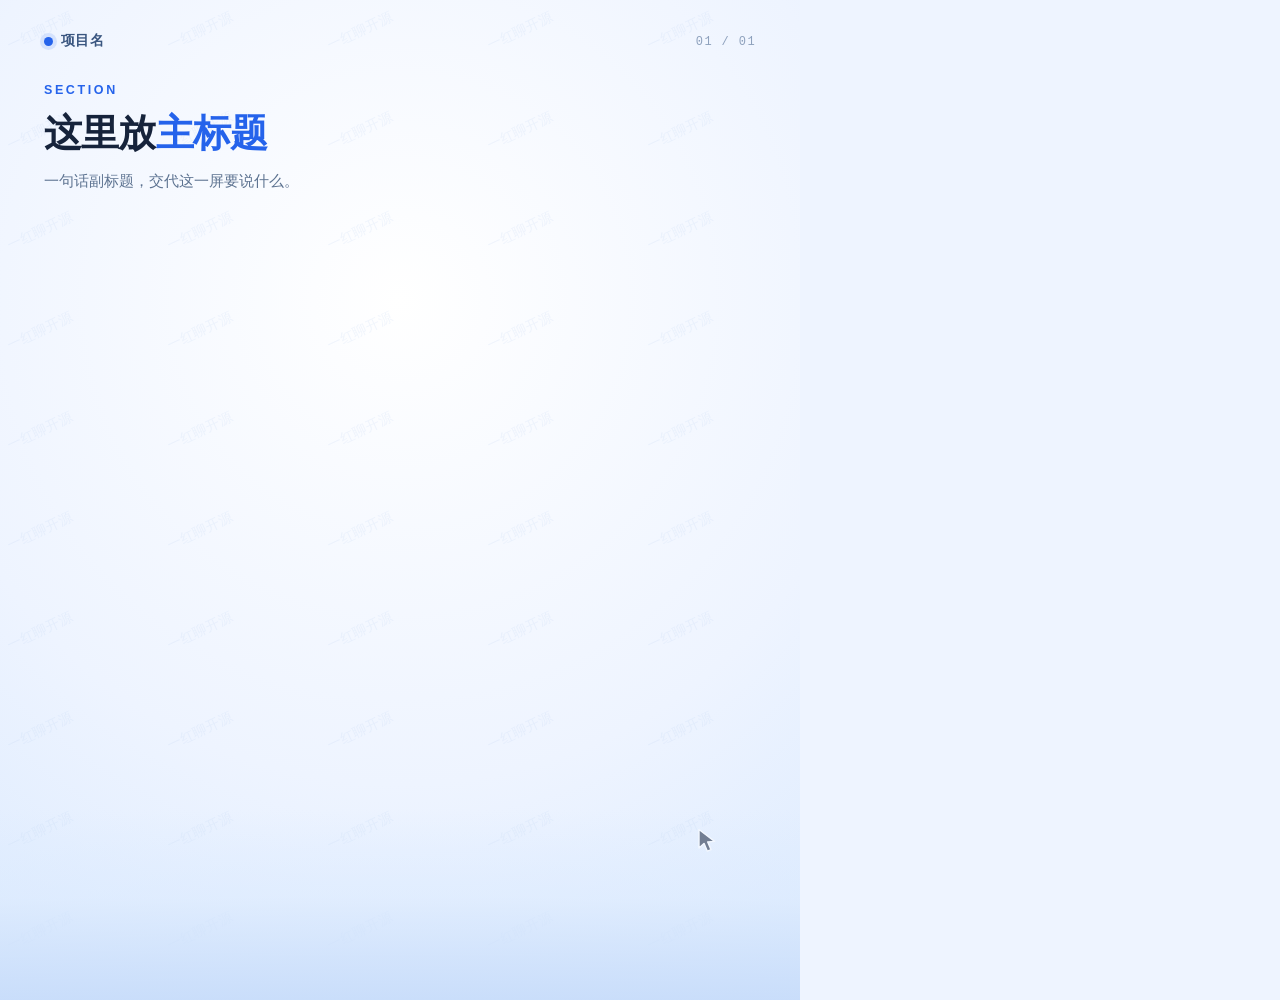
<file: assets/stage/index.html>
<!doctype html>
<html lang="zh-CN">
<head>
<meta charset="utf-8">
<title>演示视频舞台</title>
<link rel="stylesheet" href="styles.css">
</head>
<body>
<div id="stage">

  <div class="hdr">
    <div class="brand"><span class="dot"></span><span id="brandName">项目名</span></div>
    <div class="idx" id="sceneIdx">01 / 01</div>
  </div>

  <!-- ========== 场景 1 ========== -->
  <section class="scene" id="sc1">
    <div class="head">
      <div class="kicker">SECTION</div>
      <h1 class="title">这里放<em>主标题</em></h1>
      <p class="lead">一句话副标题，交代这一屏要说什么。</p>
    </div>
    <div class="body">
      <!-- 元素一律绝对定位；left/top 相对 .body（712×600），不要用 margin 挤。
           坐标取 4 的倍数；纵向相邻元素间距统一 24，横向统一 16。 -->
      <div class="card" id="c1" style="left:0; top:96px; width:400px;">
        <div class="card-h">卡片标题</div>
        <div class="card-b">卡片正文。可放数据、图示、列表。</div>
      </div>
      <button class="btn" id="c1btn" style="left:0; top:220px;">立即开始</button>
    </div>
  </section>

  <!-- 后续场景继续追加 <section class="scene" id="scN">，id 必须与 timeline 的 id 对齐 -->

  <div class="subscrim"></div>
  <div id="ripple"></div>
  <div id="cursor"></div>
</div>

<script src="timeline.js"></script>
<script src="kit.js"></script>
<script src="engine.js"></script>
<script src="scenes.js"></script>
</body>
</html>
</file>
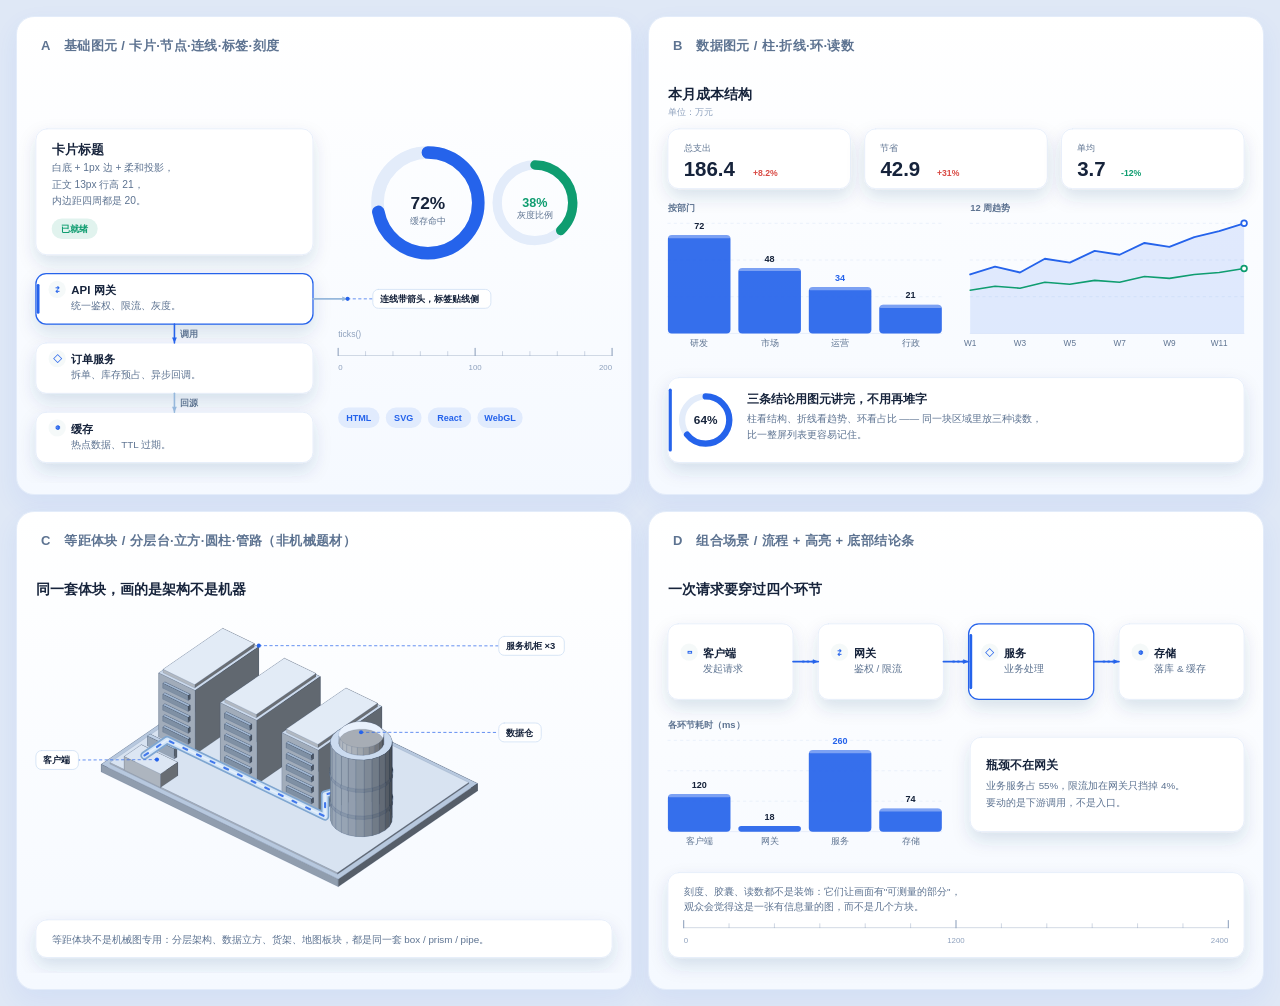
<file: assets/stage/kit-demo.html>
<!doctype html>
<html lang="zh-CN">
<head>
<meta charset="utf-8">
<title>kit.js 图元样张</title>
<style>
  /* 样张页：四块画布共用一条栅格 —— 内容左边距 24、上边距 76、
     底栏底边 500，四块因此可以并排比对。改坐标时先看这条基线。 */
  :root {
    --bg: #dfe8f6;
    --line: #e3ecfa;
    --ink: #16233b;
    --sub: #5d7391;
    --tile: 780px;
    --gap: 16px;
    --pad: 16px;
    --cap-h: 18px;
  }
  * { margin: 0; padding: 0; box-sizing: border-box; }
  body {
    background: var(--bg); padding: var(--pad); color: var(--ink);
    font-family: "Microsoft YaHei UI", "Microsoft YaHei", "PingFang SC", "Noto Sans SC", sans-serif;
    -webkit-font-smoothing: antialiased;
  }
  .wrap {
    display: grid; gap: var(--gap); justify-content: center; align-items: start;
    grid-template-columns: repeat(2, minmax(0, var(--tile)));
  }
  .tile {
    min-width: 0; overflow: hidden;
    background: linear-gradient(180deg, #fff 0%, #f5f9ff 100%);
    border: 1px solid var(--line); border-radius: 18px;
    box-shadow: 0 10px 26px rgba(37, 99, 235, .07);
  }
  /* 图注左边距 = 画布内边距 24，标题与画面第一条竖线对齐 */
  .tile h2 {
    height: var(--cap-h); margin: 20px 24px 14px; line-height: var(--cap-h);
    font-size: 13px; font-weight: 700; letter-spacing: .4px; color: var(--sub);
    white-space: nowrap; overflow: hidden; text-overflow: ellipsis;
  }
  .tile .cv { line-height: 0; }
  .tile .cv svg { display: block; width: 100%; height: auto; }
  @media (max-width: 1240px) {
    .wrap { grid-template-columns: minmax(0, var(--tile)); }
  }
</style>
</head>
<body>
<div class="wrap">
  <section class="tile"><h2>A　基础图元 / 卡片·节点·连线·标签·刻度</h2><div class="cv" id="a"></div></section>
  <section class="tile"><h2>B　数据图元 / 柱·折线·环·读数</h2><div class="cv" id="b"></div></section>
  <section class="tile"><h2>C　等距体块 / 分层台·立方·圆柱·管路（非机械题材）</h2><div class="cv" id="c"></div></section>
  <section class="tile"><h2>D　组合场景 / 流程 + 高亮 + 底部结论条</h2><div class="cv" id="d"></div></section>
</div>
<script src="kit.js"></script>
<script>
var M = 24, W = 732;          /* 左右边距 24；内容宽 732 -> 右边界 756 */
var BOTTOM = 500;             /* 四块的底栏底边一致 */
var RED = "#d94a44", GREEN = "#0f9d70";

/* ---------------- A ---------------- */
(function () {
  var c = K.canvas(780, 540, { acc: "#2563eb" });

  /* 卡片：20 内边距 / 标题 16 / 正文 13 lh21 / 胶囊距正文 18 */
  c.card({ x: M, y: 76, w: 352, h: 160, r: 14 });
  c.text({ x: M + 20, y: 108, s: "卡片标题", size: 16, weight: 700, fill: "ink" });
  c.text({ x: M + 20, y: 130, s: ["白底 + 1px 边 + 柔和投影，", "正文 13px 行高 21，", "内边距四周都是 20。"],
    size: 13, lh: 21, fill: "sub" });
  c.pill({ x: M + 20, y: 190, s: "已就绪", fill: K.alpha(GREEN, .12), color: GREEN });

  /* 节点链：三个 64 高的节点，间距 24，纵向连线带标签 */
  c.node({ x: M, y: 260, w: 352, h: 64, title: "API 网关", icon: "⇄",
    body: "统一鉴权、限流、灰度。", active: true });
  c.node({ x: M, y: 348, w: 352, h: 64, title: "订单服务", icon: "◇",
    body: "拆单、库存预占、异步回调。" });
  c.node({ x: M, y: 436, w: 352, h: 64, title: "缓存", icon: "◍",
    body: "热点数据、TTL 过期。" });
  c.edge({ from: [200, 324], to: [200, 348], color: "acc", label: "调用" });
  c.edge({ from: [200, 412], to: [200, 436], color: "steel", label: "回源" });

  /* 横向连线 + 引线标签：标签落在箭头右侧，不与线叠 */
  c.edge({ from: [376, 292], to: [420, 292], color: "steel", arrow: true });
  c.callout({ x: 452, y: 280, s: "连线带箭头，标签贴线侧", to: [420, 292] });

  /* 环：两个并排，中线对齐，左右外边距 50 对称 */
  c.donut({ x: 522, y: 170, r: 64, sw: 16, p: .72, s: "72%", size: 22, sub: "缓存命中" });
  c.donut({ x: 658, y: 170, r: 48, sw: 12, p: .38, color: GREEN, s: "38%", size: 16, sub: "灰度比例" });

  /* 刻度：标签紧贴标尺，首尾各有一个数字 */
  c.text({ x: 408, y: 340, s: "ticks()", size: 11, fill: "weak" });
  c.ticks({ x: 408, y: 364, w: 348, n: 10, major: 5, baseline: true,
    label: function (i) { return (i * 20) + ""; } });

  /* 胶囊一排：间距 8，整体左对齐到 408 */
  var px = 408;
  ["HTML", "SVG", "React", "WebGL"].forEach(function (t) {
    px += c.pill({ x: px, y: 430, s: t }) + 8;
  });

  c.mount("a");
})();

/* ---------------- B ---------------- */
(function () {
  var c = K.canvas(780, 540, { acc: "#2563eb" });

  c.text({ x: M, y: 38, s: "本月成本结构", size: 18, weight: 800, fill: "ink" });
  c.text({ x: M, y: 58, s: "单位：万元", size: 11.5, fill: "weak" });

  /* KPI 卡：3 张 232 宽，间隙 18，正好铺满 732 */
  [["总支出", "186.4", "+8.2%"], ["节省", "42.9", "+31%"], ["单均", "3.7", "-12%"]]
    .forEach(function (k, i) {
      var x = M + i * 250;
      c.card({ x: x, y: 76, w: 232, h: 76, r: 14 });
      c.text({ x: x + 20, y: 104, s: k[0], size: 11.5, fill: "sub" });
      c.text({ x: x + 20, y: 136, s: k[1], size: 26, weight: 800, fill: "ink" });
      c.text({ x: x + 20 + K.tw(k[1], 26) + 10, y: 136, s: k[2], size: 11, weight: 700,
        fill: k[2][0] === "-" ? GREEN : RED });
    });

  /* 左右两张图共用 y 196..336 这条带，x 轴标签同在 352 */
  c.text({ x: M, y: 180, s: "按部门", size: 12, weight: 700, fill: "sub" });
  c.bars({ x: M, y: 196, w: 348, h: 140, p: 1,
    data: [{ k: "研发", v: 72 }, { k: "市场", v: 48 }, { k: "运营", v: 34, hl: true }, { k: "行政", v: 21 }] });

  c.text({ x: 408, y: 180, s: "12 周趋势", size: 12, weight: 700, fill: "sub" });
  c.lineChart({ x: 408, y: 196, w: 348, h: 140, p: 1,
    series: [{ pts: [30, 34, 31, 38, 36, 42, 40, 46, 44, 49, 52, 56], area: true, color: "#2563eb" },
             { pts: [22, 24, 23, 26, 25, 27, 26, 29, 28, 30, 31, 33], color: GREEN, sw: 2 }],
    xs: ["W1", "W2", "W3", "W4", "W5", "W6", "W7", "W8", "W9", "W10", "W11", "W12"], xStep: 2 });

  /* 底部结论条：强调条按圆角裁形，不会从左上角探出方角 */
  c.card({ x: M, y: 392, w: W, h: 108, r: 14 });
  c.accent({ x: M, y: 392, w: W, h: 108, r: 14, thick: 4 });
  c.donut({ x: 72, y: 446, r: 30, sw: 8, p: .64, s: "64%", size: 15 });
  c.text({ x: 124, y: 424, s: "三条结论用图元讲完，不用再堆字", size: 15, weight: 700, fill: "ink" });
  c.text({ x: 124, y: 448, s: ["柱看结构、折线看趋势、环看占比 —— 同一块区域里放三种读数，", "比一整屏列表更容易记住。"],
    size: 12.5, lh: 21, fill: "sub" });

  c.mount("b");
})();

/* ---------------- C ---------------- */
(function () {
  var c = K.canvas(780, 540, { acc: "#2563eb" });
  c.text({ x: M, y: 38, s: "同一套体块，画的是架构不是机器", size: 18, weight: 800, fill: "ink" });

  var f = K.iso({ yaw: 40, cx: 150, cy: 105 });
  var plate = [188, 205, 228], rack = [210, 225, 243], cap = [232, 241, 252];

  /* 底座 */
  f.box(0, 0, 0, 300, 210, 9, plate, { part: "base", ground: true });
  f.box(6, 6, 9, 288, 198, 1.6, [222, 233, 247], { part: "base", ground: true, noBottom: true });

  /* 三台机柜 + 正面散热格栅（细节来自循环，不是手摆） */
  [14, 92, 170].forEach(function (rx) {
    f.box(rx, 44, 10, 46, 96, 76, rack, { part: "rack" });
    f.box(rx + 3, 47, 86, 40, 90, 4, cap, { part: "rack", noBottom: true });
    for (var i = 0; i < 5; i++) {
      f.box(rx + 7, 139, 20 + i * 13, 32, 3, 6, [166, 188, 215], { part: "rack", noBottom: true });
    }
  });

  /* 数据仓（圆柱 + 顶盖 + 两道箍） */
  f.cyl(252, 118, 9, 100, 30, [200, 217, 238], { part: "store", n: 24 });
  f.cyl(252, 118, 100, 109, 22, cap, { part: "store", n: 24 });
  [30, 62].forEach(function (z) {
    f.cyl(252, 118, z, z + 4, 30.8, [178, 198, 224], { part: "store", n: 24, noTop: true, noBottom: true, op: 0.9 });
  });

  /* 两根管路：机柜 -> 数据仓。短到只剩拐弯的管段不要画，
     四层描边叠在 20px 上会变成一个蓝色订书钉 */
  f.pipe([[38, 190, 26], [38, 156, 26], [238, 156, 26], [238, 156, 52], [246, 150, 56]], 5, { part: "pipe", acc: "#2563eb", dark: "#7fa6d0" });

  /* 客户端（放在最前面，验证遮挡） */
  f.box(24, 178, 10, 46, 26, 16, [226, 236, 249], { part: "client" });
  f.box(30, 172, 26, 34, 4, 12, [198, 216, 238], { part: "client" });

  /* 投影收在底座里：rx/ry 比底座小，别让灰椭圆露到板子外面 */
  f.shadow(150, 105, 168, 50);
  f.flush(c, { x: 96, y: 60, w: 500, h: 372, pad: 12 });

  /* 标签按目标点的高度自动落位：右侧两个贴 632，客户端放左侧 24，
     引线因此不用横穿模型（横穿是这类图最显乱的一处） */
  [[f.screen(60, 44, 88), "服务机柜 ×3", 612],
   [f.screen(252, 118, 112), "数据仓", 612],
   [f.screen(53, 190, 28), "客户端", M]].forEach(function (q) {
    c.callout({ x: q[2], y: Math.round(q[0][1] - 12), s: q[1], to: q[0] });
  });

  c.card({ x: M, y: 452, w: W, h: 48, r: 14 });
  c.text({ x: 44, y: 481, s: "等距体块不是机械图专用：分层架构、数据立方、货架、地图板块，都是同一套 box / prism / pipe。",
    size: 12.5, fill: "sub" });
  c.mount("c");
})();

/* ---------------- D ---------------- */
(function () {
  var c = K.canvas(780, 540, { acc: "#2563eb" });
  c.text({ x: M, y: 38, s: "一次请求要穿过四个环节", size: 18, weight: 800, fill: "ink" });

  /* 四个节点均分 732：159 宽 + 32 间隙 */
  var xs = [24, 215, 406, 597], y = 76, w = 159, h = 96;
  var N = [
    { t: "客户端", i: "▭", b: "发起请求" },
    { t: "网关", i: "⇄", b: "鉴权 / 限流" },
    { t: "服务", i: "◇", b: "业务处理" },
    { t: "存储", i: "◍", b: "落库 & 缓存" }
  ];
  N.forEach(function (n, i) {
    c.node({ x: xs[i], y: y, w: w, h: h, title: n.t, icon: n.i, body: n.b, active: i === 2 });
  });

  /* 连线 + 流动点 */
  for (var i = 0; i < 3; i++) {
    c.edge({ from: [xs[i] + w, y + h / 2], to: [xs[i + 1], y + h / 2], color: "acc", sw: 2.2 });
    for (var d = 0; d < 3; d++) {
      c.circle({ x: xs[i] + w + 13 + d * 6, y: y + h / 2, r: 2, fill: "acc", op: .45 });
    }
  }

  /* 耗时条：标题 208 / 柱区 224..340 / 轴标签 356 */
  c.text({ x: M, y: 208, s: "各环节耗时（ms）", size: 12, weight: 700, fill: "sub" });
  c.bars({ x: M, y: 224, w: 348, h: 116, p: 1,
    data: [{ k: "客户端", v: 120 }, { k: "网关", v: 18 }, { k: "服务", v: 260, hl: true }, { k: "存储", v: 74 }] });

  /* 结论卡：上下边对齐柱区 220..340，文字块在卡内居中 */
  c.card({ x: 408, y: 220, w: 348, h: 120, r: 14 });
  c.text({ x: 428, y: 260, s: "瓶颈不在网关", size: 15, weight: 700, fill: "ink" });
  c.text({ x: 428, y: 286, s: ["业务服务占 55%，限流加在网关只挡掉 4%。", "要动的是下游调用，不是入口。"],
    size: 12.5, lh: 21, fill: "sub" });

  /* 底部条：文字两行 + 一条刻度，刻度与文字留 10 的呼吸 */
  c.card({ x: M, y: 392, w: W, h: 108, r: 14 });
  c.text({ x: 44, y: 420, s: ["刻度、胶囊、读数都不是装饰：它们让画面有\"可测量的部分\"，", "观众会觉得这是一张有信息量的图，而不是几个方块。"],
    size: 12.5, lh: 20, fill: "sub" });
  c.ticks({ x: 44, y: 462, w: 692, n: 12, major: 6, baseline: true,
    label: function (i) { return i * 200 + ""; } });
  c.mount("d");
})();
</script>
</body>
</html>
</file>
<file: assets/stage/styles.css>
/* 演示视频设计系统
   规则：所有动画由 JS 按帧驱动，这里禁止任何 transition / animation，
        否则逐帧截图会出现"同一时刻两种状态"，合成后就是抖动。

   排版约定（改之前先读）：
     1. 所有间距取自 --sp1..--sp6 这一套（4/8/12/16/20/24），不要现编 11px、18px；
     2. 圆角只有三档：--r-card 16（卡片）/ --r-btn 12（按钮）/ 胶囊 = 高的一半；
     3. 页头、标题区、内容区共用一条竖线：left 44 + 宽 712；
     4. 文字基线由行高决定，容器一律给显式高/行高，别让字体度量决定排版。 */

:root {
  --w: 800px;
  --h: 1000px;
  --pad-x: 44px;
  --col: 712px;

  --sp1: 4px;
  --sp2: 8px;
  --sp3: 12px;
  --sp4: 16px;
  --sp5: 20px;
  --sp6: 24px;

  --r-card: 16px;
  --r-btn: 12px;

  --ink: #16233b;
  --sub: #5d7391;
  --weak: #8ea1bd;
  --acc: #2563eb;
  --line: #e3ecfa;
  --surface: #fff;
}

* { margin: 0; padding: 0; box-sizing: border-box; }

html, body {
  width: var(--w); height: var(--h); overflow: hidden; background: #eef4ff;
}

body {
  font-family: "Microsoft YaHei UI", "Microsoft YaHei", "PingFang SC", "Noto Sans SC", sans-serif;
  color: var(--ink);
  -webkit-font-smoothing: antialiased;
}

/* ---------- 舞台与背景 ---------- */
#stage {
  position: relative; width: var(--w); height: var(--h); overflow: hidden;
  background:
    url("data:image/svg+xml,%3Csvg width='160' height='100' xmlns='http://www.w3.org/2000/svg'%3E%3Ctext x='10' y='50' font-family='sans-serif' font-size='14' fill='%23a8c4eb' opacity='0.15' transform='rotate(-25 10 50)'%3E 一红聊开源 %3C/text%3E%3C/svg%3E") repeat,
    radial-gradient(circle at 50% 30%, #fff, #eef4ff 60%, #dbeafe);
  background-size: 160px 100px, 100% 100%;
}

.scene { position: absolute; inset: 0; display: none; overflow: hidden; }

/* ---------- 页头：两个字号共用一条基线 ---------- */
.hdr {
  position: absolute; top: 32px; left: var(--pad-x); width: var(--col);
  height: 20px; display: flex; align-items: baseline; justify-content: space-between;
}
.brand {
  display: flex; align-items: baseline; gap: var(--sp2);
  font-size: 14px; font-weight: 700; color: #3a5680; letter-spacing: .3px;
}
.dot {
  align-self: center; width: 9px; height: 9px; border-radius: 50%;
  background: var(--acc); box-shadow: 0 0 0 4px rgba(37, 99, 235, .13);
}
.idx {
  font-family: Bahnschrift, Consolas, monospace; font-size: 12px;
  letter-spacing: 1.4px; color: var(--weak); font-variant-numeric: tabular-nums;
}

/* ---------- 标题区 ---------- */
.head { position: absolute; top: 82px; left: var(--pad-x); width: var(--col); }
.kicker {
  font-size: 12.5px; line-height: 16px; font-weight: 700; letter-spacing: 2.6px;
  color: var(--acc); margin-bottom: var(--sp3);
}
.title {
  font-size: 38px; line-height: 1.24; font-weight: 800; letter-spacing: -.8px;
}
.title em { font-style: normal; color: var(--acc); }
.lead { margin-top: var(--sp3); font-size: 15px; line-height: 1.6; color: var(--sub); }

/* ---------- 内容区（固定 712x600，超出的内容必须自己缩放） ---------- */
.body {
  position: absolute; top: 236px; left: var(--pad-x);
  width: var(--col); height: 600px;
}

/* ---------- 通用组件 ---------- */
.card {
  position: absolute; background: var(--surface); border-radius: var(--r-card);
  padding: var(--sp5); border: 1px solid var(--line);
  box-shadow: 0 12px 30px rgba(37, 99, 235, .10);
}
.card-h { font-size: 16px; line-height: 22px; font-weight: 700; margin-bottom: var(--sp2); }
.card-b { font-size: 13.5px; line-height: 1.7; color: var(--sub); }

/* 按钮：高度写死 48，文字用 flex 居中，不靠 line-height 凑 */
.btn {
  position: absolute; display: inline-flex; align-items: center; justify-content: center;
  height: 48px; padding: 0 var(--sp6); border: 0; border-radius: var(--r-btn);
  font-family: inherit; font-size: 16px; font-weight: 700; line-height: 1; color: #fff;
  white-space: nowrap; cursor: default; background: var(--acc);
  box-shadow: 0 12px 26px rgba(37, 99, 235, .28);
}

/* ---------- 光标 / 点击涟漪 / 字幕底衬 ---------- */
.subscrim {
  position: absolute; left: 0; bottom: 0; width: var(--w); height: 190px;
  background: linear-gradient(to bottom,
    rgba(219, 234, 254, 0) 0%, rgba(219, 234, 254, .55) 46%, rgba(199, 220, 250, .9) 100%);
  pointer-events: none;
}
#cursor {
  position: absolute; left: 0; top: 0; width: 22px; height: 26px; pointer-events: none; z-index: 999;
  transform-origin: 0 0;
  /* 半透明小箭头：fill 用深色 + opacity .55，在浅色背景上不抢眼 */
  background: url("data:image/svg+xml,%3Csvg xmlns='http://www.w3.org/2000/svg' width='22' height='26' viewBox='0 0 22 26'%3E%3Cpath d='M2 1.5 L2 20 L7 15.4 L10.4 23.2 L14 21.6 L10.7 14 L17.6 13.4 Z' fill='%2316233b' opacity='.55' stroke='%23fff' stroke-width='1.4' stroke-linejoin='round'/%3E%3C/svg%3E") no-repeat;
}
#ripple {
  position: absolute; width: 16px; height: 16px; margin: -8px 0 0 -8px; border-radius: 50%;
  border: 2.5px solid rgba(37, 99, 235, .65); opacity: 0; pointer-events: none; z-index: 998;
}

/* 悬停 / 按下：由引擎逐帧根据 elementFromPoint 加类，不用 CSS :hover */
.cur-hover {
  outline: 2px solid rgba(37, 99, 235, .42); outline-offset: 3px;
  box-shadow: 0 18px 40px rgba(37, 99, 235, .18) !important;
}
.press { filter: brightness(.93) saturate(.9); }
</file>
